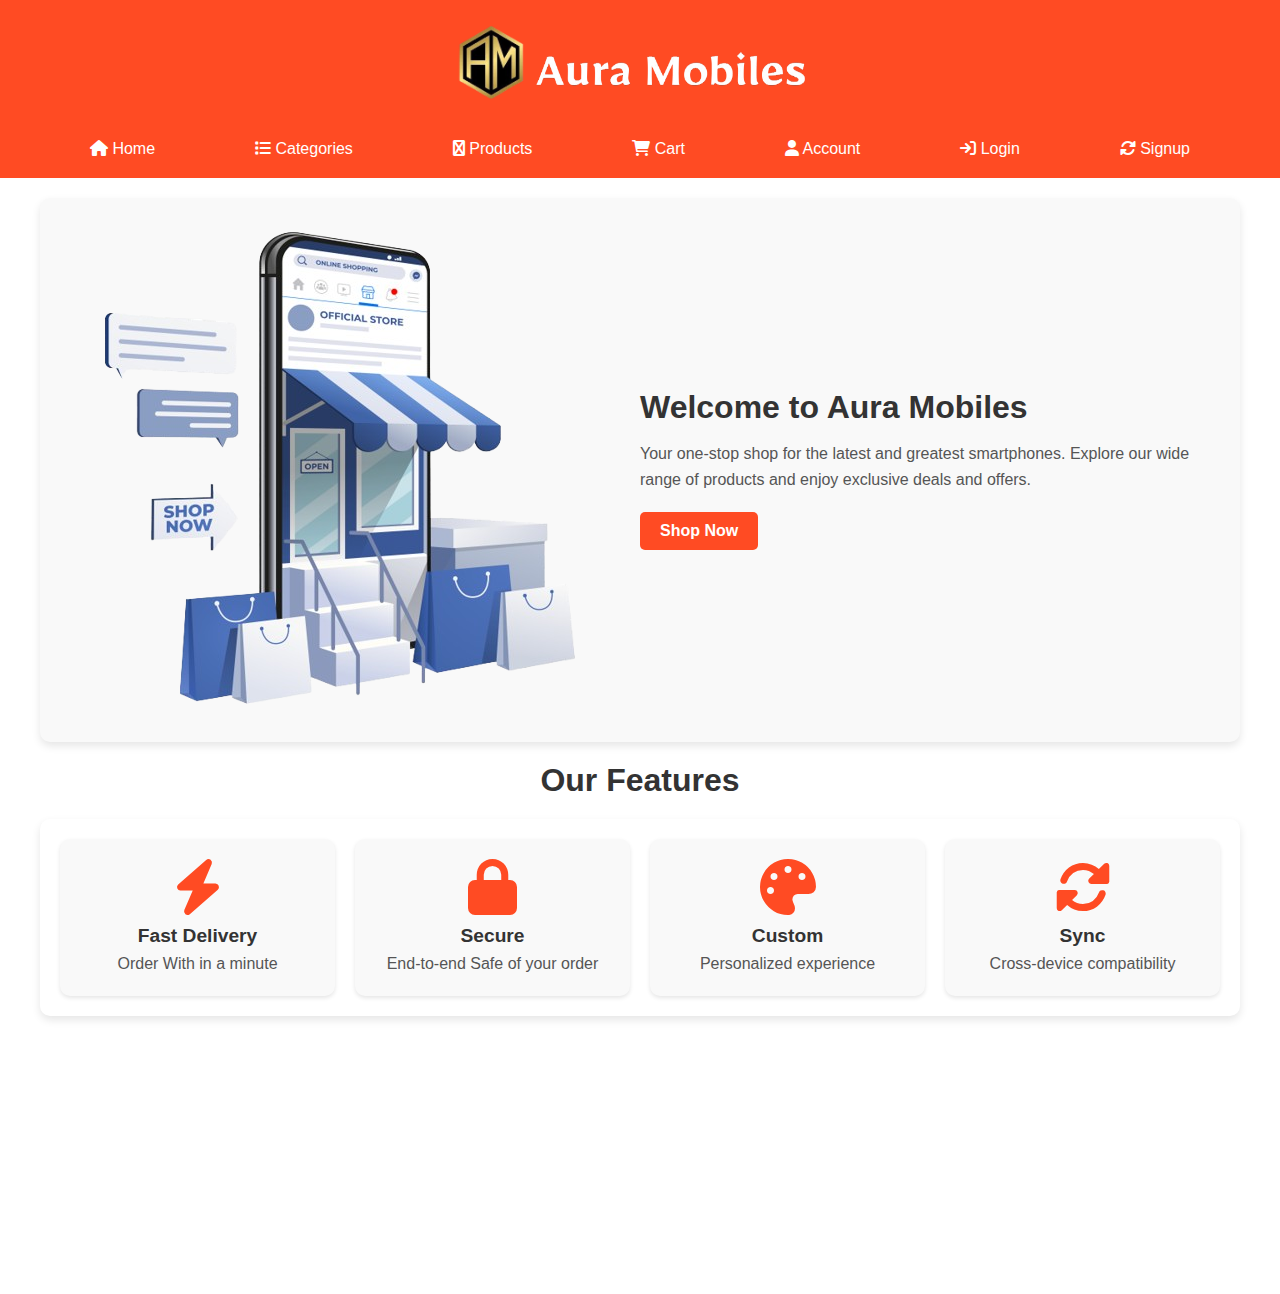
<file: index.html>
<!DOCTYPE html>
<html lang="en">
<head>  
<meta charset="UTF-8" />
  <meta name="viewport" content="width=device-width, initial-scale=1.0"/>
  <title>Aura Mobiles</title>
  <link rel="stylesheet" href="styles.css" />
  <script src="script.js"></script>
  <link rel="stylesheet" href="https://cdnjs.cloudflare.com/ajax/libs/font-awesome/6.0.0-beta3/css/all.min.css">
</head>
<body>
  <header>
    <div class="logo-container">
        <img src="logo.png" alt="Aura Mobiles Logo" class="logo-image" />
        <img src="logotext.png" alt="Aura Mobiles Logo Text" class="logo-text-image" />
  </div>
    <nav class="nav-links-container">
      <div class="nav-links">
        <a href="#home" class="nav-item active">
          <i class="fas fa-home"></i>
          <span>Home</span>
      </a>
        <a href="categories.html">
          <i class="fas fa-list"></i>
          <span>Categories</span>
        </a>
        <a href="product.html">
          <i class="fas fa-product-hunt"></i>
          <span>Products</span>
        </a>
        <a href="cart.html">
          <i class="fas fa-shopping-cart"></i>
          <span>Cart</span>
        </a>
        <a href="account.html">
          <i class="fas fa-user"></i>
          <span>Account</span>
        </a>
        <a href="login.html">
          <i class="fas fa-sign-in"></i
         onclick="openModal('loginModal')">
         <span>Login</span>
        </a>
        <a href="login.html">
          <i class="fas fa-sync-alt"></i
         onclick="openModal('SignupModal')">
         <span>Signup</span>
        </a>
      </div>
    </nav>
  </header>
  
  <section class="header-content">
    <div class="image-container">
      <img src="image1.png" alt="Aura Mobiles" class="logo" />
    </div>
    <div class="content-details">
      <h2>Welcome to Aura Mobiles</h2>
      <p>Your one-stop shop for the latest and greatest smartphones. Explore our wide range of products and enjoy exclusive deals and offers.</p>
      <a href="categories.html" class="btn">Shop Now</a>
  </section>
  <section>
  </div>
  <h1 class="animate delay-2"><center>Our Features</center></h1>
    <div class="features">
        <div class="feature animate delay-1">
            <i class="fas fa-bolt"></i>
            <div class="feature-title">Fast Delivery</div>
            <p class="feature-desc">Order With in a minute</p>
        </div>
        <div class="feature animate delay-2">
            <i class="fas fa-lock"></i>
            <div class="feature-title">Secure</div>
            <p class="feature-desc">End-to-end Safe of your order</p>
        </div>
        <div class="feature animate delay-1">
            <i class="fas fa-palette"></i>
            <div class="feature-title">Custom</div>
            <p class="feature-desc">Personalized experience</p>
        </div>
        <div class="feature animate delay-2">
            <i class="fas fa-sync-alt"></i>
            <div class="feature-title">Sync</div>
            <p class="feature-desc">Cross-device compatibility</p>
        </div>
    </div>
  </section>
<footer class="animate delay-3">
  <div class="logo"><h3>Aura Mobiles</h3></div><br>
  <div class="footer-links">
    <a href="about.html">About</a>
    <a href="contact.html">Contact Us</a>
    <a href="#privacy">Privacy</a>
    <a href="#terms">Terms</a>
  </div><br>
  <div class="social-links">
      <a href="#" class="social-link"><i class="fab fa-instagram"c></i></a>
      <a href="#" class="social-link"><i class="fab fa-youtube"c></i></a>
      <a href="#" class="social-link"><i class="fab fa-twitter"></i></a>
      <a href="#" class="social-link"><i class="fab fa-facebook"></i></a>
  </div><br>
  <div class="copyright">© 2025 Aura Mobiles <br>
     All rights reserved.</div>
</footer>
</body>
</html>

<script>
  // Simple animation trigger
  document.addEventListener('DOMContentLoaded', function() {
      const animatedElements = document.querySelectorAll('.animate');
      
      const observer = new IntersectionObserver((entries) => {
          entries.forEach(entry => {
              if (entry.isIntersecting) {
                  entry.target.style.opacity = 1;
              }
          });
      }, { threshold: 0.1 });
      
      animatedElements.forEach(element => {
          element.style.opacity = 0;
          observer.observe(element);
      });
      
      // Active nav item switching
      const navItems = document.querySelectorAll('.nav-item');
      navItems.forEach(item => {
          item.addEventListener('click', function() {
              navItems.forEach(i => i.classList.remove('active'));
              this.classList.add('active');
          });
      });
  });
</script>
</file>
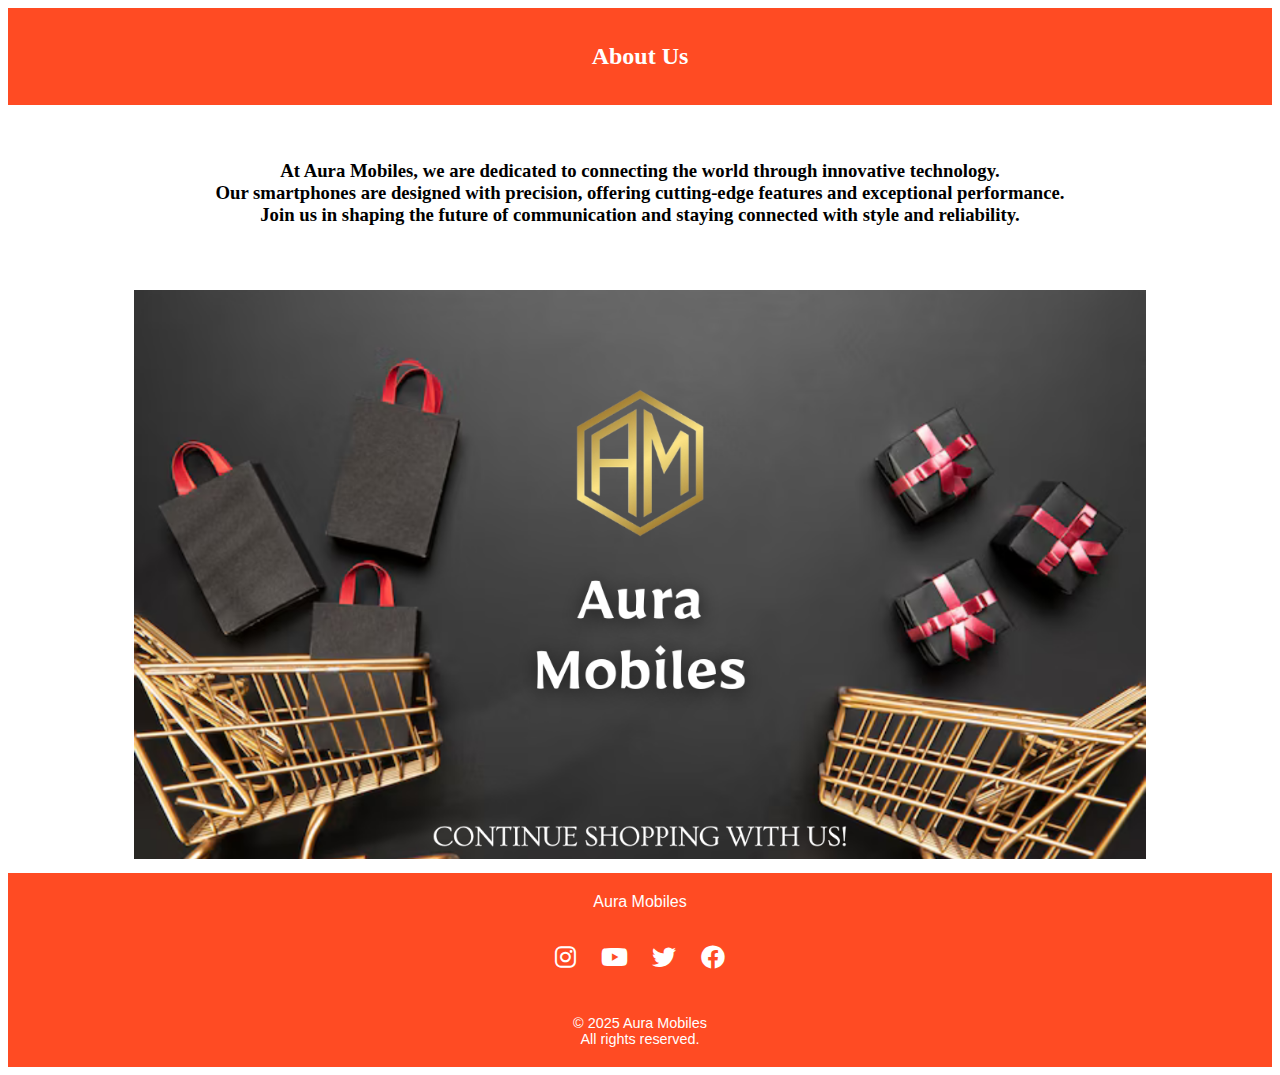
<file: about.html>
<!DOCTYPE html>
<html lang="en">
<header><style>
    header {
    background-color: #ff4b23;
    color: white;
    padding: 15px 50px;
    display: flex;
    flex-direction: column;
    align-items: center;
  }
  .about-image {
    text-align: center;
    font-size: 1.2em;
    margin: 10px;
    width: 80%;
 }
</style>
<head>
  <meta charset="UTF-8" />
  <meta name="viewport" content="width=device-width, initial-scale=1.0"/>
  <title>About</title>
  <link rel="stylesheet" href="https://cdnjs.cloudflare.com/ajax/libs/font-awesome/6.0.0-beta3/css/all.min.css">
  <section id="about" class="centered-section">
    <h2>About Us</h2>
</header>
<div class="about-text">    
    <center><br><br><h3><p>At Aura Mobiles, we are dedicated to connecting the world through innovative technology.<br>
    Our smartphones are designed with precision, offering cutting-edge features and exceptional performance.<br>
    Join us in shaping the future of communication and staying connected with style and reliability.</p></h3>
    </section><br><br>
<img src="about.png" alt="About Jazler Cosmetics" class="about-image" />
</center></div>
</head>
<footer class="animate delay-3">
    <style>
        footer {
            background-color: #ff4b23;
            color: white;
            text-align: center;
            padding: 20px;
            font-family: Arial, sans-serif;
        }
        .footer-links a {
            color: white;
            text-decoration: none;
            margin: 0 10px;
            font-size: 1em;
        }
        .footer-links a:hover {
            text-decoration: underline;
        }
        .social-links {
            margin: 15px 0;
        }
        .social-link {
            color: white;
            margin: 0 10px;
            font-size: 1.5em;
        }
        .social-link:hover {
            color: #ff4b23;
        }
        .copyright {
            font-size: 0.9em;
            margin-top: 10px;
        }
    </style>
    <div class="logo">Aura Mobiles</div><br>
    <div class="social-links">
        <a href="#" class="social-link"><i class="fab fa-instagram"></i></a>
        <a href="#" class="social-link"><i class="fab fa-youtube"></i></a>
        <a href="#" class="social-link"><i class="fab fa-twitter"></i></a>
        <a href="#" class="social-link"><i class="fab fa-facebook"></i></a>
    </div><br>
    <div class="copyright">© 2025 Aura Mobiles<br>
       All rights reserved.</div>
</footer>
</html>
</file>
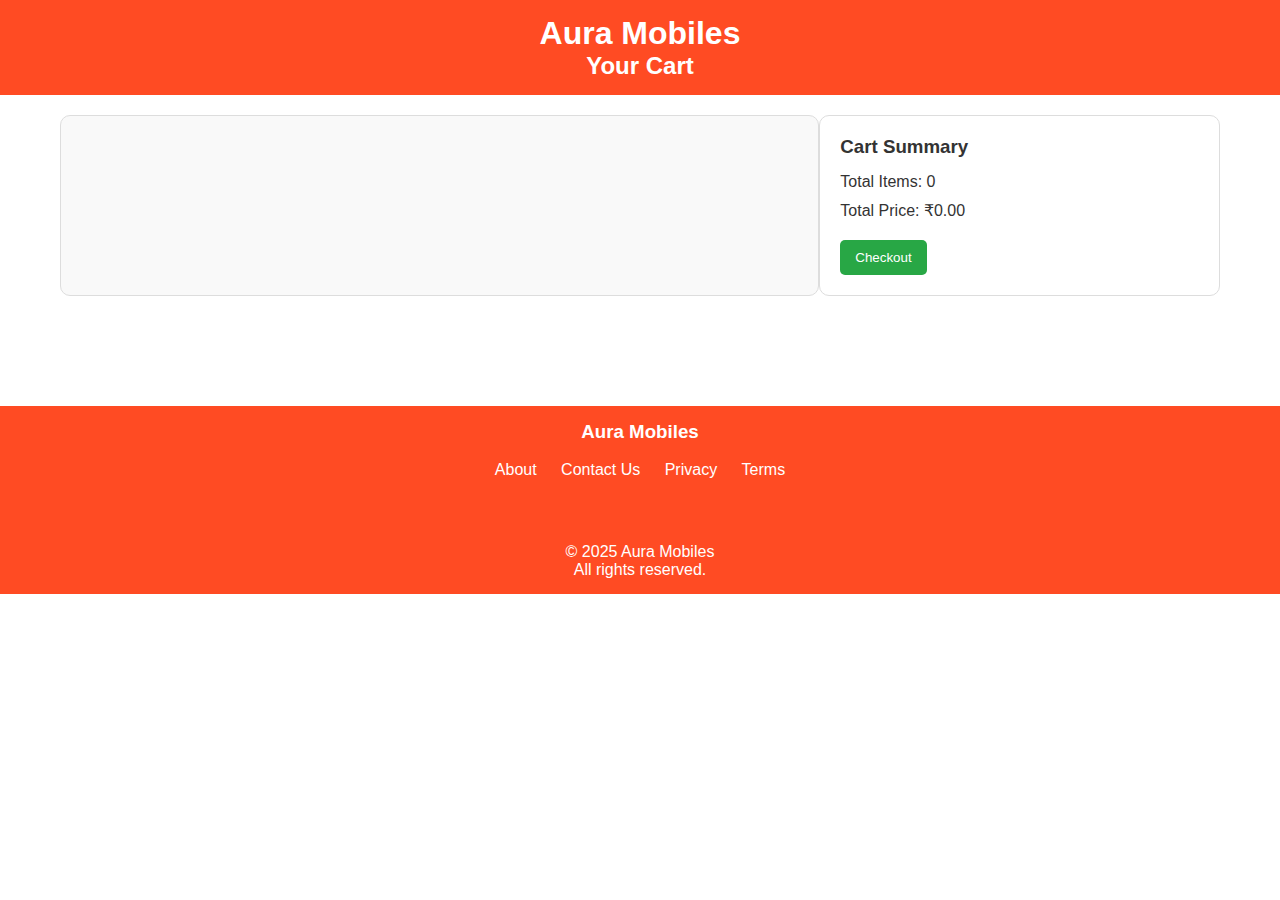
<file: cart.html>
<!DOCTYPE html>
<html lang="en">
<head>
  <meta charset="UTF-8">
  <meta name="viewport" content="width=device-width, initial-scale=1.0">
  <title>Cart | Aura Mobiles</title>
  <link rel="stylesheet" href="styles.css">
</head>
<body>
  <header>
    <h1 class="logo-text">Aura Mobiles</h1>
    <h2>Your Cart</h2>
  </header>

  <section class="cart-container">
    <div class="cart-items" id="cart-items">
      <!-- Cart items will be dynamically added here -->
    </div>
    <div class="cart-summary">
      <h3>Cart Summary</h3>
      <p>Total Items: <span id="total-items">0</span></p>
      <p>Total Price: ₹<span id="total-price">0</span></p>
      <button id="checkout-btn">Checkout</button>
    </div>
  </section>

  <script>
    const cart = JSON.parse(localStorage.getItem("cart")) || [];

// Function to render cart items
function renderCart() {
  const cartItemsContainer = document.getElementById("cart-items");
  const totalItemsElement = document.getElementById("total-items");
  const totalPriceElement = document.getElementById("total-price");

  // Clear the cart container
  cartItemsContainer.innerHTML = "";

  // Calculate total items and price
  let totalItems = 0;
  let totalPrice = 0;

  cart.forEach((item, index) => {
    totalItems += 1;
    totalPrice += item.price;

    // Create cart item element
    const cartItem = document.createElement("div");
    cartItem.classList.add("cart-item");

    cartItem.innerHTML = `
      <img src="${item.image}" alt="${item.name}">
      <div class="cart-item-details">
        <h4>${item.name}</h4>
        <p>Price: $${item.price}</p>
      </div>
      <button onclick="removeFromCart(${index})">Remove</button>
    `;

    cartItemsContainer.appendChild(cartItem);
  });

  // Update total items and price
  totalItemsElement.textContent = totalItems;
  totalPriceElement.textContent = totalPrice.toFixed(2);
}

// Function to remove an item from the cart
function removeFromCart(index) {
  cart.splice(index, 1);
  localStorage.setItem("cart", JSON.stringify(cart));
  renderCart();
}

// Render cart on page load
document.addEventListener("DOMContentLoaded", renderCart);
  </script>
  <footer class="animate delay-3">
    <div class="logo"><h3>Aura Mobiles</h3></div><br>
    <div class="footer-links">
      <a href="about.html">About</a>
      <a href="contact.html">Contact Us</a>
      <a href="#privacy">Privacy</a>
      <a href="#terms">Terms</a>
    </div><br>
    <div class="social-links">
        <a href="#" class="social-link"><i class="fab fa-instagram"c></i></a>
        <a href="#" class="social-link"><i class="fab fa-youtube"c></i></a>
        <a href="#" class="social-link"><i class="fab fa-twitter"></i></a>
        <a href="#" class="social-link"><i class="fab fa-facebook"></i></a>
    </div><br>
    <div class="copyright">© 2025 Aura Mobiles <br>
       All rights reserved.</div>
  </footer>
</body>
</html>
<style>
    /* Cart Page Styles */
.cart-container {
  display: flex;
  justify-content: space-between;
  padding: 20px;
  max-width: 1200px;
  margin: 0 auto;
}

.cart-items {
  flex: 2;
  padding: 20px;
  border: 1px solid #ddd;
  border-radius: 10px;
  background-color: #f9f9f9;
}

.cart-item {
  display: flex;
  justify-content: space-between;
  align-items: center;
  margin-bottom: 15px;
  padding: 10px;
  border-bottom: 1px solid #ddd;
}

.cart-item img {
  width: 80px;
  height: auto;
  border-radius: 5px;
}

.cart-item-details {
  flex: 1;
  margin-left: 15px;
}

.cart-item-details h4 {
  margin: 0;
  font-size: 1.2rem;
}

.cart-item-details p {
  margin: 5px 0;
  color: #555;
}

.cart-item button {
  background-color: #ff4b23;
  color: white;
  border: none;
  padding: 5px 10px;
  border-radius: 5px;
  cursor: pointer;
  transition: background-color 0.3s ease;
}

.cart-item button:hover {
  background-color: #d43f1a;
}

.cart-summary {
  flex: 1;
  padding: 20px;
  border: 1px solid #ddd;
  border-radius: 10px;
  background-color: #fff;
}

.cart-summary h3 {
  margin-bottom: 15px;
}

.cart-summary p {
  margin: 10px 0;
}

.cart-summary button {
  background-color: #28a745;
  color: white;
  border: none;
  padding: 10px 15px;
  border-radius: 5px;
  cursor: pointer;
  transition: background-color 0.3s ease;
}

.cart-summary button:hover {
  background-color: #218838;
}
</style>
</file>
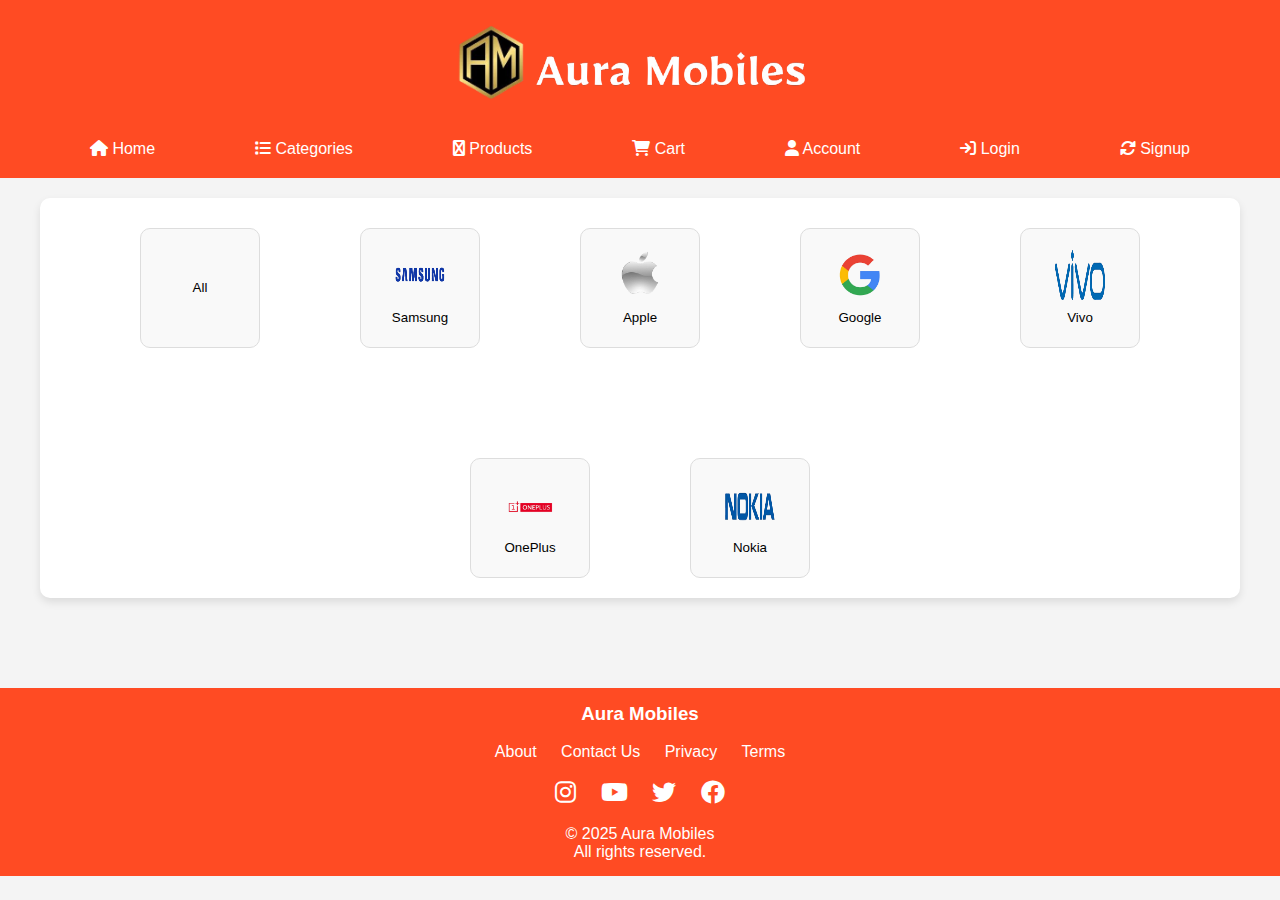
<file: categories.html>
<!DOCTYPE html>
<html lang="en">
<head>  
<meta charset="UTF-8" />
  <meta name="viewport" content="width=device-width, initial-scale=1.0"/>
  <title>Aura Mobiles</title>
  <link rel="stylesheet" href="styles.css" />
  <script src="script.js"></script>
  <link rel="stylesheet" href="https://cdnjs.cloudflare.com/ajax/libs/font-awesome/6.0.0-beta3/css/all.min.css">
</head>
<body>
  <header>
    <div class="logo-container">
        <img src="logo.png" alt="Aura Mobiles Logo" class="logo-image" />
        <img src="logotext.png" alt="Aura Mobiles Logo Text" class="logo-text-image" />
  </div>
    <nav class="nav-links-container">
      <div class="nav-links">
        <a href="index.html" class="nav-item active">
          <i class="fas fa-home"></i>
          <span>Home</span>
      </a>
        <a href="#categories">
          <i class="fas fa-list"></i>
          <span>Categories</span>
        </a>
        <a href="product.html">
          <i class="fas fa-product-hunt"></i>
          <span>Products</span>
        </a>
        <a href="cart.html">
          <i class="fas fa-shopping-cart"></i>
          <span>Cart</span>
        </a>
        <a href="account.html">
          <i class="fas fa-user"></i>
          <span>Account</span>
        </a>
        <a href="login.html">
          <i class="fas fa-sign-in"></i
         onclick="openModal('loginModal')">
         <span>Login</span>
        </a>
        <a href="login.html">
          <i class="fas fa-sync-alt"></i
         onclick="openModal('SignupModal')">
         <span>Signup</span>
        </a>
      </div>
    </nav>
  </header>

  <!-- Category Filter -->
  <div class="category-filter">
    <a href="products.html?category=all">
      <button>All</button>
    </a>
    <a href="products.html?category=samsung">
      <button>
        <img src="samsunglogo.png" alt="Samsung" style="width: 50px; height: 50px; vertical-align: middle;"><br> Samsung
      </button>
    </a>
    <a href="products.html?category=apple">
      <button>
        <img src="applelogo.png" alt="Apple" style="width: 50px; height: 50px; vertical-align: middle;"><br> Apple
      </button>
    </a>
    <a href="products.html?category=google">
      <button>
        <img src="googlelogo.png" alt="Google" style="width: 50px; height: 50px; vertical-align: middle;"><br> Google
      </button>
    </a>
    <a href="products.html?category=vivo">
      <button>
        <img src="vivologo.png" alt="Vivo" style="width: 50px; height: 50px; vertical-align: middle;"><br> Vivo
      </button>
    </a>
    <a href="products.html?category=oneplus">
      <button>
        <img src="onepluslogo.png" alt="OnePlus" style="width: 50px; height: 50px; vertical-align: middle;"><br> OnePlus
      </button>
    </a>
    <a href="products.html?category=nokia">
      <button>
        <img src="nokialogo.png" alt="Nokia" style="width: 50px; height: 50px; vertical-align: middle;"><br> Nokia
      </button>
    </a>
  </div>
  <footer class="animate delay-3">
    <div class="logo"><h3>Aura Mobiles</h3></div><br>
    <div class="footer-links">
      <a href="about.html">About</a>
      <a href="contact.html">Contact Us</a>
      <a href="#privacy">Privacy</a>
      <a href="#terms">Terms</a>
    </div><br>
    <div class="social-links">
        <a href="#" class="social-link"><i class="fab fa-instagram"c></i></a>
        <a href="#" class="social-link"><i class="fab fa-youtube"c></i></a>
        <a href="#" class="social-link"><i class="fab fa-twitter"></i></a>
        <a href="#" class="social-link"><i class="fab fa-facebook"></i></a>
    </div><br>
    <div class="copyright">© 2025 Aura Mobiles <br>
       All rights reserved.</div>
  </footer>

</body>
</html>
<script>
  // Sample product data
  const products = [
    { id: 1, name: "Samsung Galaxy S21", category: "samsung", price: 79999, image: "samsung-s21.jpg" },
    { id: 2, name: "Apple iPhone 13", category: "apple", price: 99999, image: "iphone-13.jpg" },
    { id: 3, name: "Google Pixel 6", category: "google", price: 59999, image: "pixel-6.jpg" },
    { id: 4, name: "Vivo X70 Pro", category: "vivo", price: 69999, image: "vivo-x70.jpg" },
    { id: 5, name: "OnePlus 9", category: "oneplus", price: 72999, image: "oneplus-9.jpg" },
    { id: 6, name: "Nokia 3310", category: "nokia", price: 4999, image: "nokia-3310.jpg" },
  ];

  // Function to get query parameter
  function getQueryParam(param) {
    const urlParams = new URLSearchParams(window.location.search);
    return urlParams.get(param);
  }

  // Function to render products
  function renderProducts() {
    const productsContainer = document.querySelector(".products");
    const category = getQueryParam("category") || "all";

    // Clear the container
    productsContainer.innerHTML = "";

    // Filter products based on the selected category
    const filteredProducts = category === "all"
      ? products
      : products.filter((product) => product.category === category);

    // Render the filtered products
    filteredProducts.forEach((product) => {
      const productCard = document.createElement("div");
      productCard.classList.add("product-card");

      productCard.innerHTML = `
        <img src="${product.image}" alt="${product.name}">
        <h3 class="product-name">${product.name}</h3>
        <p class="price">₹${product.price}</p>
        <button onclick="addToCart(${product.id})">Add to Cart</button>
      `;

      productsContainer.appendChild(productCard);
    });
  }

  // Function to add a product to the cart
  function addToCart(productId) {
    const product = products.find((p) => p.id === productId);
    const cart = JSON.parse(localStorage.getItem("cart")) || [];
    cart.push(product);
    localStorage.setItem("cart", JSON.stringify(cart));
    alert(`${product.name} has been added to your cart!`);
  }

  // Render products on page load
  document.addEventListener("DOMContentLoaded", renderProducts);
</script>
<style>
/* General Styles */
body {
  font-family: Arial, sans-serif;
  margin: 0;
  padding: 0;
  background-color: #f4f4f4;
  color: black; /* Set the body text color to black */
}

.header-container {
  text-align: center;
  padding: 20px;
  background-color: #ff4b23;
  color: white;
}

.header-container h1 {
  margin: 0;
  font-size: 2.5rem;
}

.header-container h2 {
  margin: 10px 0 0;
  font-size: 1.5rem;
}

/* Category Filter Section */
.category-filter {
  display: flex;
  flex-wrap: wrap;
  justify-content: center;
  gap: 100px;
  padding: 20px;
  margin: 20px auto;
  max-width: 1200px;
  background-color: #ffffff;
  border-radius: 10px;
  box-shadow: 0 4px 8px rgba(0, 0, 0, 0.1);
}

.category-filter a {
  text-decoration: none;
}

.category-filter button {
  display: flex;
  flex-direction: column;
  align-items: center;
  justify-content: center;
  width: 120px;
  height: 120px;
  background-color: #f9f9f9;
  border: 1px solid #ddd;
  border-radius: 10px;
  cursor: pointer;
  transition: transform 0.3s ease, background-color 0.3s ease;
}

.category-filter button:hover {
  background-color: #ff4b23;
  transform: scale(1.05);
}

.category-filter button img {
  width: 80px;
  height: 80px;
  margin-bottom: 10px;
}

.category-filter button br {
  display: none; /* Optional: Hide the <br> tag for cleaner layout */
}

footer {
    background-color: #ff4b23;
    text-align: center;
    padding: 15px;
    margin-top: 90px;
    color: white;
  }
  .footer-links a {
    color: white;
    text-decoration: none;
    margin: 0 10px;
    font-size: 1rem; 
    transition: color 0.3s; 
}

  .social-link {
    color: white;
    font-size: 1.5rem;
    margin: 0 10px;
    transition: color 0.3s;
  }

.footer-links a:hover {
    color: #ffeff4; 
}
</style>
</file>
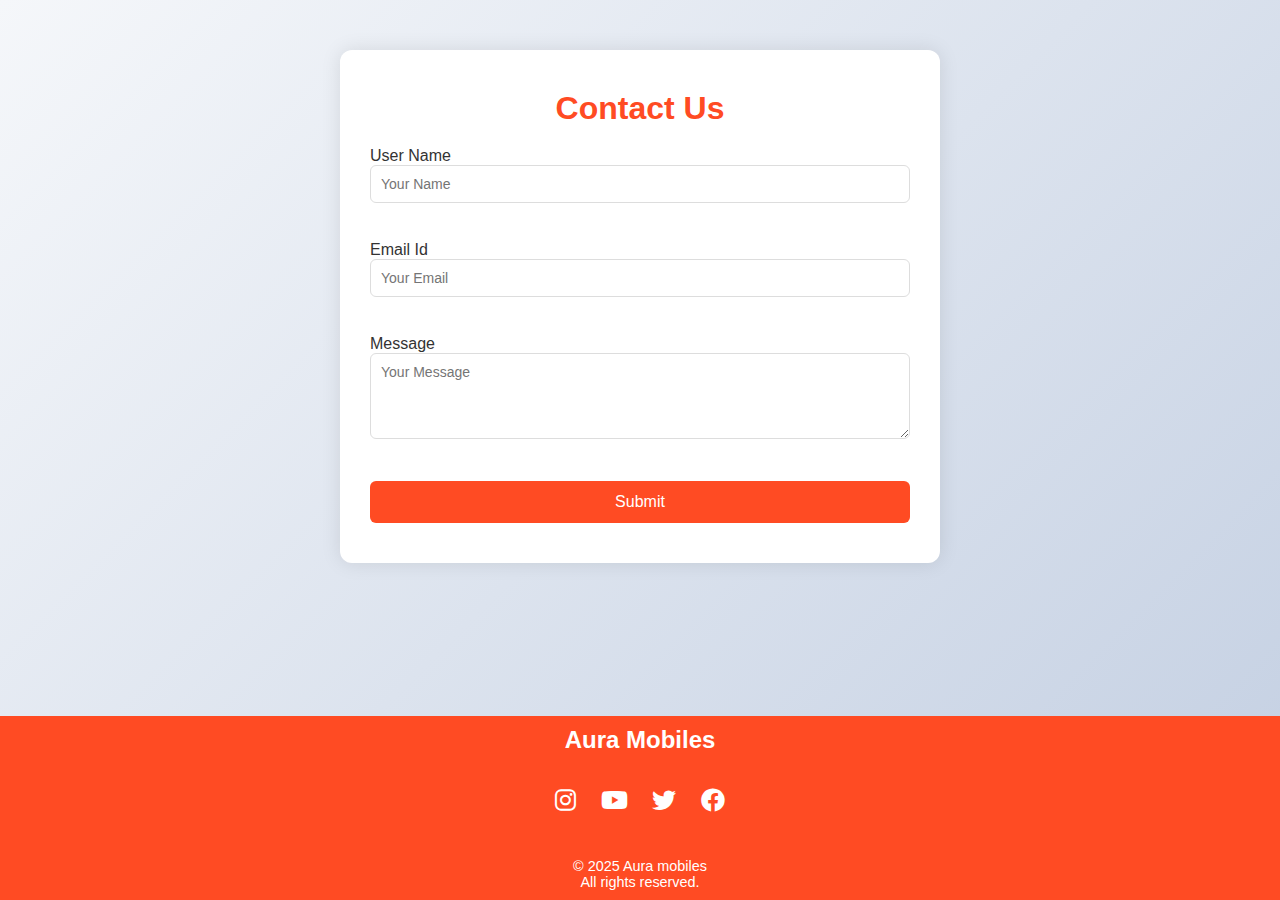
<file: contact.html>
<!DOCTYPE html>
<html lang="en">
<head>
    <meta charset="UTF-8">
    <meta name="viewport" content="width=device-width, initial-scale=1.0">
    <title>Contact Us | Aura Mobiles</title>
    <link rel="stylesheet" href="https://cdnjs.cloudflare.com/ajax/libs/font-awesome/6.0.0-beta3/css/all.min.css">
</head>
<body>
    <section id="contact" class="contact-form">
      <h2><span>Contact Us</span></h2>
      <form onsubmit="event.preventDefault(); alert('Message Sent!');">
        <label for="text">User Name</label>
        <input type="text" placeholder="Your Name" required><br><br>
        <label for="email">Email Id</label>
        <input type="email" placeholder="Your Email" required><br><br>
        <label for="text">Message</label>
        <textarea rows="4" placeholder="Your Message" required></textarea><br><br>
        <button type="submit">Submit</button>
      </form>
    </section>
    <br>
     <footer class="animate delay-3">
        <div class="logo"><h2>Aura Mobiles</h2></div><br>
        <div class="social-links">
            <a href="#" class="social-link"><i class="fab fa-instagram"></i></a>
            <a href="#" class="social-link"><i class="fab fa-youtube"></i></a>
            <a href="#" class="social-link"><i class="fab fa-twitter"></i></a>
            <a href="#" class="social-link"><i class="fab fa-facebook"></i></a>
        </div><br>
        <div class="copyright">© 2025 Aura mobiles <br>
           All rights reserved.</div>
    </footer>
    
</body>
</html>
<style>
  * {
    margin: 0;
    padding: 0;
    box-sizing: border-box;
    font-family: 'Segoe UI', Tahoma, Geneva, Verdana, sans-serif;
  }

  body {
    background: linear-gradient(135deg, #f5f7fa, #c3cfe2);
    min-height: 100vh;
    display: flex;
    flex-direction: column;
    justify-content: space-between;
    align-items: center;
  }

  .contact-form {
    background-color: #fff;
    padding: 40px 30px;
    border-radius: 12px;
    box-shadow: 0 0 20px rgba(0, 0, 0, 0.1);
    width: 100%;
    max-width: 600px;
    margin-top: 50px;
  }

  /* Contact Us Text Styles */
.contact-form h2 {
  text-align: center;
  font-size: 2rem; /* Adjust the size of the text */
  color: #ff4b23; /* Vibrant color for the heading */
  margin-bottom: 20px; /* Add spacing below the heading */
  font-weight: bold;
}

  .contact-form label {
    margin-bottom: 6px;
    font-weight: 500;
    color: #333;
  }

  .contact-form input,
  .contact-form textarea {
    width: 100%;
    padding: 10px;
    border: 1px solid #ddd;
    border-radius: 6px;
    font-size: 14px;
    margin-bottom: 20px;
  }

  .contact-form button {
    width: 100%;
    padding: 12px;
    background-color: #ff4b23;
    color: white;
    border: none;
    border-radius: 6px;
    font-size: 16px;
    cursor: pointer;
    transition: background-color 0.3s ease;
  }

  .contact-form button:hover {
    background-color: #e0431f;
  }

  footer {
    background-color: #ff4b23;
    color: white;
    text-align: center;
    padding: 10px;
    width: 100%;
    font-family: Arial, sans-serif;
  }
  .footer-links a {
    color: white;
    text-decoration: none;
    font-size: 1em;
  }
  .footer-links a:hover {
    text-decoration: underline;
  }
  .social-links {
    margin: 15px 0;
  }
  .social-link {
    color: white;
    margin: 0 10px;
    font-size: 1.5em;
  }
  .social-link:hover {
    color: #ff4b23;
  }
  .copyright {
    font-size: 0.9em;
    margin-top: 10px;
  }
</style>
</file>
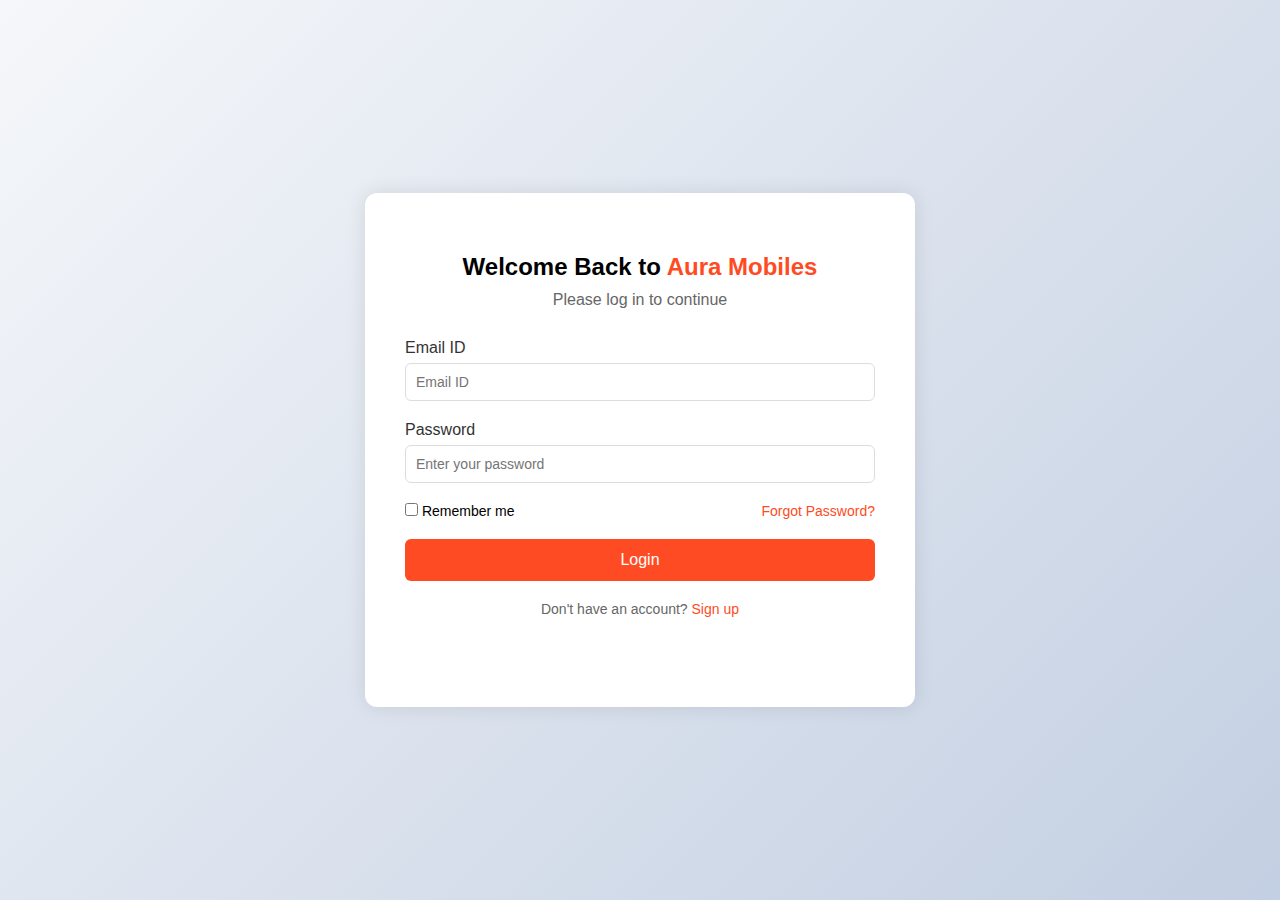
<file: login.html>
<!DOCTYPE html>
<html lang="en">
<head>
    <meta charset="UTF-8">
    <meta name="viewport" content="width=device-width, initial-scale=1.0">
    <title>Login | Aura Mobiles</title>
</head>
<body>
    <div class="login-container">
        <form class="login-form">
            <h2>Welcome Back to <span>Aura Mobiles</span></h2>
            <p>Please log in to continue</p>
            <div class="input-group">
                <label for="email">Email ID</label>
                <input type="email" id="email" placeholder="Email ID" required>
            </div>
            <div class="input-group">
                <label for="password">Password</label>
                <input type="password" id="password" placeholder="Enter your password" required>
            </div>
            <div class="actions">
                <label>
                    <input type="checkbox"> Remember me
                </label>
                <a href="#">Forgot Password?</a>
            </div>
            <button type="submit" class="login-btn">Login</button>
            <p class="signup-link">Don't have an account? <a href="signup.html">Sign up</a></p>
        </form>
    </div>
</body>
</html>
<style>
    * {
    margin: 0;
    padding: 0;
    box-sizing: border-box;
    font-family: 'Segoe UI', Tahoma, Geneva, Verdana, sans-serif;
}

body {
    background: linear-gradient(135deg, #f5f7fa, #c3cfe2);
    height: 100vh;
    display: flex;
    justify-content: center;
    align-items: center;
}

.login-container {
    background-color: #fff;
    padding: 60px 40px;
    border-radius: 12px;
    box-shadow: 0 0 20px rgba(0,0,0,0.1);
    width: 100%;
    max-width: 550px;
}

.login-form h2 {
    margin-bottom: 10px;
    font-size: 24px;
    text-align: center;
}

.login-form span {
    color: #ff4b23;
    font-weight: bold;
}

.login-form p {
    text-align: center;
    margin-bottom: 30px;
    color: #666;
}

.input-group {
    margin-bottom: 20px;
}

.input-group label {
    display: block;
    margin-bottom: 6px;
    font-weight: 500;
    color: #333;
}

.input-group input {
    width: 100%;
    padding: 10px;
    border: 1px solid #ddd;
    border-radius: 6px;
    font-size: 14px;
}

.actions {
    display: flex;
    justify-content: space-between;
    align-items: center;
    margin-bottom: 20px;
    font-size: 14px;
}

.actions a {
    text-decoration: none;
    color: #ff4b23;
}

.login-btn {
    width: 100%;
    padding: 12px;
    background-color: #ff4b23;
    color: white;
    border: none;
    border-radius: 6px;
    font-size: 16px;
    cursor: pointer;
    transition: background-color 0.3s ease;
}

.login-btn:hover {
    background-color: #ff4b23;
}

.signup-link {
    text-align: center;
    margin-top: 20px;
    font-size: 14px;
}

.signup-link a {
    color: #ff4b23;
    text-decoration: none;
}

</style>
</file>
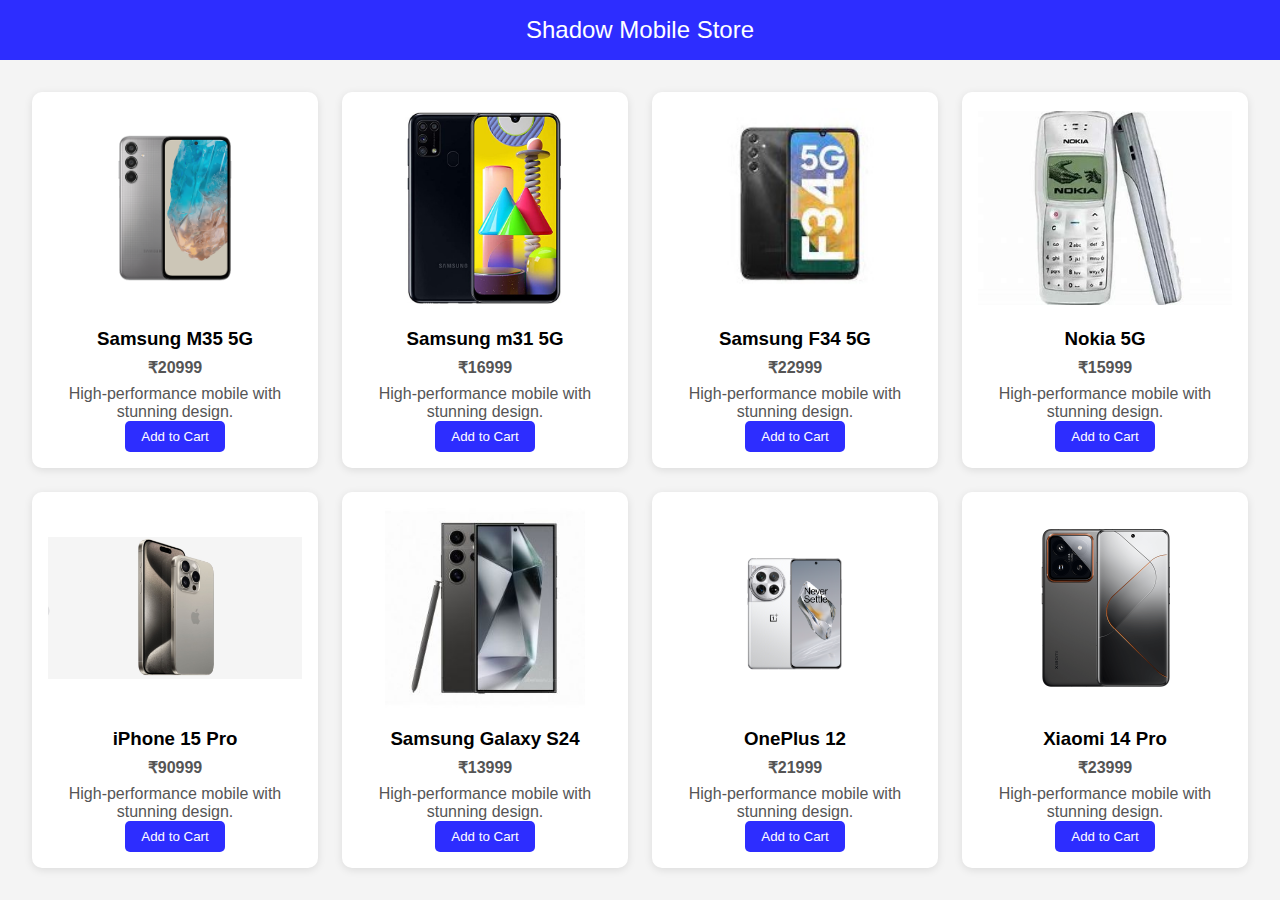
<file: mobile.html>
<!DOCTYPE html>
<html lang="en">
<head>
  <meta charset="UTF-8">
  <meta name="viewport" content="width=device-width, initial-scale=1.0">
  <title>Mobique Store</title>
  <style>
    * {
      box-sizing: border-box;
      margin: 0;
      padding: 0;
    }
    body {
      font-family: Arial, sans-serif;
      background-color: #f4f4f4;
    }
    header {
      background-color: #2d2dff;
      color: white;
      padding: 1rem;
      text-align: center;
      font-size: 1.5rem;
    }
    .container {
      padding: 2rem;
      display: grid;
      grid-template-columns: repeat(auto-fit, minmax(250px, 1fr));
      gap: 1.5rem;
    }
    .card {
      background-color: white;
      border-radius: 10px;
      box-shadow: 0 2px 8px rgba(0, 0, 0, 0.1);
      padding: 1rem;
      text-align: center;
    }
    .card img {
      max-width: 100%;
      height: 200px;
      object-fit: contain;
    }
    .card h3 {
      margin: 1rem 0 0.5rem;
    }
    .card p {
      color: #555;
    }
    .price {
      font-weight: bold;
      margin: 0.5rem 0;
    }
    .btn {
      background-color: #2d2dff;
      color: white;
      padding: 0.5rem 1rem;
      border: none;
      border-radius: 5px;
      cursor: pointer;
    }
    .btn:hover {
      background-color: #1a1abf;
    }
  </style>
</head>
<body>
  <header>Shadow Mobile Store</header>
  <div class="container" id="mobile-list"></div>

  <script>
    const mobiles = [
    {
        name: "Samsung M35 5G",
        price: "₹20999",
        image: "samsungm35.jpg"
      },
      {
        name: "Samsung m31 5G",
        price: "₹16999",
        image: "samsungm31.jpg"
      },
      {
        name: "Samsung F34 5G",
        price: "₹22999",
        image: "samsungf34.jpg"
      },
      {
        name: "Nokia 5G",
        price: "₹15999",
        image: "nokia.jpg"
      },
     {
        name: "iPhone 15 Pro",
        price: "₹90999",
        image: "iphone15pro.jpg"
      },
      {
        name: "Samsung Galaxy S24",
        price: "₹13999",
        image: "samsungs24.jpg"
      },
      {
        name: "OnePlus 12",
        price: "₹21999",
        image: "oneplus12.jpg"
      },
      {
        name: "Xiaomi 14 Pro",
        price: "₹23999",
        image: "xiaomi14pro.jpg"
      }
    ];

    const mobileList = document.getElementById("mobile-list");

    mobiles.forEach(mobile => {
      const card = document.createElement("div");
      card.className = "card";

      card.innerHTML = `
        <img src="${mobile.image}" alt="${mobile.name}" />
        <h3>${mobile.name}</h3>
        <p class="price">${mobile.price}</p>
        <p>High-performance mobile with stunning design.</p>
        <button class="btn" onclick="addToCart('${mobile.name}')">Add to Cart</button>
      `;

      mobileList.appendChild(card);
    });

    function addToCart(mobileName) {
      alert(`${mobileName} added to cart!`);
    }
  </script>
</body>
</html>
</file>
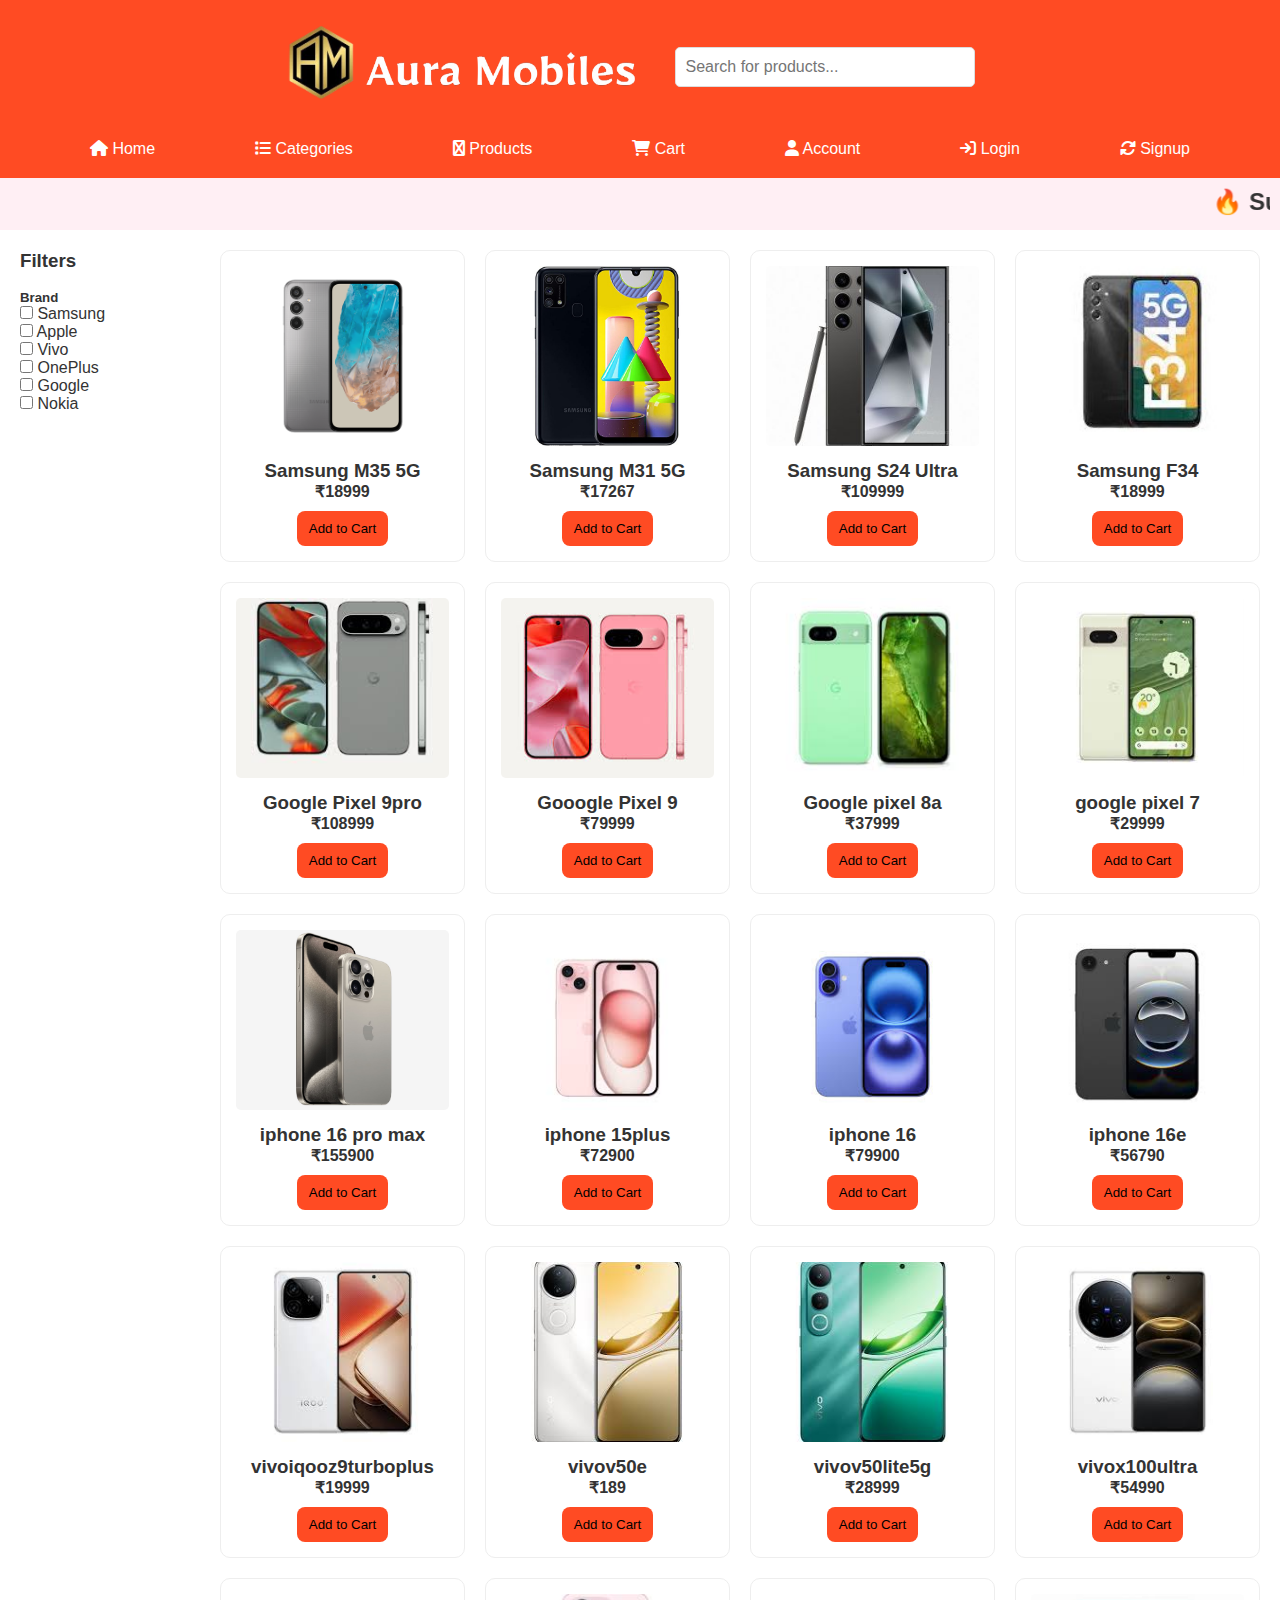
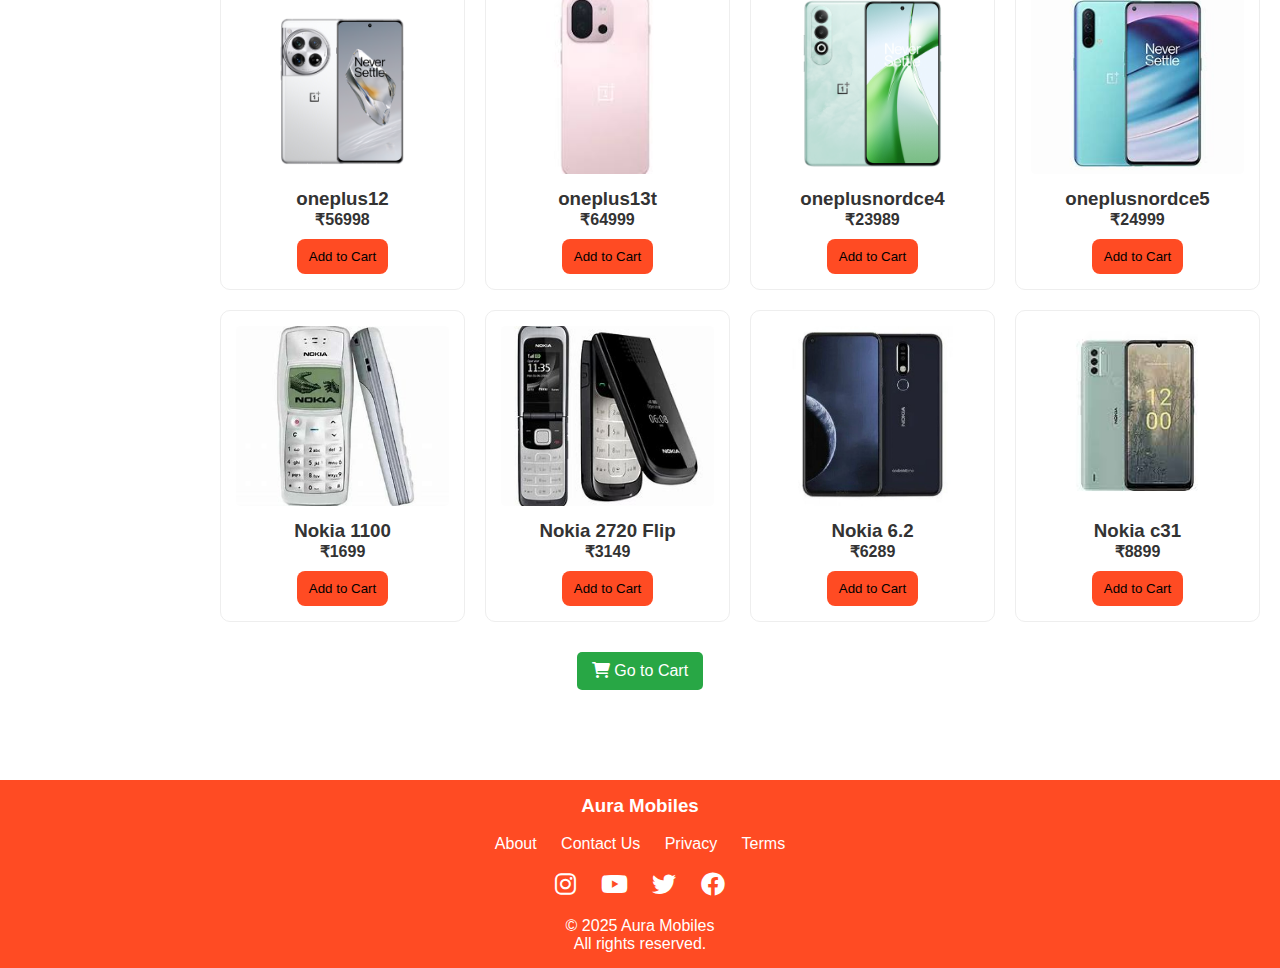
<file: product.html>
<!DOCTYPE html>
<html lang="en">
<head>  
<meta charset="UTF-8" />
  <meta name="viewport" content="width=device-width, initial-scale=1.0"/>
  <title>Aura Mobiles</title>
  <link rel="stylesheet" href="styles.css" />
  <link rel="stylesheet" href="https://cdnjs.cloudflare.com/ajax/libs/font-awesome/6.0.0-beta3/css/all.min.css">
</head>
<body>
  <header>
    <div class="header-container">
      <div class="logo-container" style="float: left;">
        <img src="logo.png" alt="Aura Mobiles Logo" class="logo-image" />
        <img src="logotext.png" alt="Aura Mobiles Logo Text" class="logo-text-image" />
      </div>
      <div class="search-container" style="float: right;">
        <input
          type="text"
          id="search-bar"
          placeholder="Search for products..."
          oninput="searchProducts()"
        />
      </div>
      <div style="clear: both;"></div>
    </div>
    <nav class="nav-links-container">
      <div class="nav-links">
        <a href="index.html" class="nav-item active">
          <i class="fas fa-home"></i>
          <span>Home</span>
      </a>
        <a href="categories.html">
          <i class="fas fa-list"></i>
          <span>Categories</span>
        </a>
        <a href="product.html">
          <i class="fas fa-product-hunt"></i>
          <span>Products</span>
        </a>
        <a href="cart.html">
          <i class="fas fa-shopping-cart"></i>
          <span>Cart</span>
        </a>
        <a href="account.html">
          <i class="fas fa-user"></i>
          <span>Account</span>
        </a>
        <a href="login.html">
          <i class="fas fa-sign-in"></i
         onclick="openModal('loginModal')">
         <span>Login</span>
        </a>
        <a href="login.html">
          <i class="fas fa-sync-alt"></i
         onclick="openModal('SignupModal')">
         <span>Signup</span>
        </a>
      </div>
  </header>

  <section class="offers">
    <marquee><h2>🔥 Summer Sale - Up to 50% OFF on Smartphones!</h2></marquee>
  </section>
  
  <section class="main-content">
    <aside class="filters">
      <h3>Filters</h3><br>
      <h5>Brand</h5>
      <label><input type="checkbox" value="samsung" onchange="filterProducts()"> Samsung</label><br>
      <label><input type="checkbox" value="apple" onchange="filterProducts()"> Apple</label><br>
      <label><input type="checkbox" value="vivo" onchange="filterProducts()"> Vivo</label><br>
      <label><input type="checkbox" value="oneplus" onchange="filterProducts()"> OnePlus</label><br>
      <label><input type="checkbox" value="google" onchange="filterProducts()"> Google</label><br>
      <label><input type="checkbox" value="nokia" onchange="filterProducts()"> Nokia</label><br>
    </aside>
  
    <div class="products" id="products"></div>
  </section>
    <!-- Product cards inserted via JS -->
  </section>

  <script>
    // Function to redirect to the cart page
    function redirectToCart() {
      window.location.href = "cart.html";
    }

    // Sample product data
    const products = [
    {
      id: 1,
      name: 'Samsung M35 5G',
      category: 'samsung',
      price: 18999,
      image: 'samsungm35.jpg'
    },
    {
      id: 2,
      name: 'Samsung M31 5G',
      category: 'samsung',
      price: 17267,
      image: 'samsungm31.jpg'
    },
    {
      id: 3,
      name: 'Samsung S24 Ultra',
      category: 'samsung',
      price: 109999,
      image: 'samsungs24.jpg'
    },
    {
      id: 4,
      name: 'Samsung F34',
      category: 'samsung',
      price: 18999,
      image: 'samsungf34.jpg'
    },
    {
      id: 5,
      name: 'Google Pixel 9pro',
      category: 'google',
      price: 108999,
      image: 'google pixel 9pro.jpeg'
    },
    {
      id: 6,
      name: 'Gooogle Pixel 9',
      category: 'google',
      price: 79999,
      image: 'google pixel 9.jpeg'
    },
    
    {
      id: 7,
      name: 'Google pixel 8a',
      category: 'google',
      price: 37999,
      image: 'google pixel 8a.jpeg'
    },
      {
        id: 8,
      name: 'google pixel 7',
      category: 'google',
      price: 29999,
      image: 'google pixel 7.jpeg'
    },
    {
      id: 9,
      name: 'iphone 16 pro max',
      category: 'apple',
      price: 155900,
      image: 'iphone15pro.jpg'
    },
    {
      id: 10,
      name: 'iphone 15plus',
      category: 'apple',
      price: 72900,
      image: 'iphone15plus.jpg'
    },
    {
      id: 11,
      name: 'iphone 16',
      category: 'apple',
      price: 79900,
      image: 'iphone16.jpg'
    },
    {
      id: 12,
      name: 'iphone 16e',
      category: 'apple',
      price: 56790,
      image: 'iphone16e.jpg'
    },
    {
      id: 13,
      name: 'vivoiqooz9turboplus',
      category: 'vivo',
      price: 19999,
      image: 'vivoiqooz9turboplus.jpg'
    },
    {
      id: 14,
      name: 'vivov50e',
      category: 'vivo',
      price: 189,
      image: 'vivov50e.jpg'
    },
    {
      id: 15,
      name: 'vivov50lite5g',
      category: 'vivo',
      price: 28999,
      image: 'vivov50lite5g.jpg'
    },
    {
      id: 16,
      name: 'vivox100ultra',
      category: 'vivo',
      price: 54990,
      image: 'vivox100ultra.jpg'
    },
    {
      id: 17,
      name: 'oneplus12',
      category: 'oneplus',
      price: 56998,
      image: 'oneplus12.jpg'
    },
    {
      id: 18,
      name: 'oneplus13t',
      category: 'oneplus',
      price: 64999,
      image: 'oneplus13t.jpg'
    },
    {
      id: 19,
      name: 'oneplusnordce4',
      category: 'oneplus',
      price: 23989,
      image: 'oneplusnordce4.jpg'
    },
    {
      id: 20,
      name: 'oneplusnordce5',
      category: 'oneplus',
      price: 24999,
      image: 'oneplusnordce5.jpg'
    },
    {
      id: 23,
      name: 'Nokia 1100',
      category: 'nokia',
      price: 1699,
      image: 'nokia.jpg'
    },
    {
      id: 24,
      name: 'Nokia 2720 Flip',
      category: 'nokia',
      price: 3149,
      image: 'nokiaflip.jpg'
    },
    {
      id: 25,
      name: 'Nokia 6.2',
      category: 'nokia',
      price: 6289,
      image: 'nokia 6.2.jpeg'
    },
    {
      id: 26,
      name: 'Nokia c31',
      category: 'nokia',
      price: 8899,
      image: 'nokia c31.jpeg'
    }

  ];
  
    // Function to render products
function renderProducts(filteredProducts = products) {
  const productsContainer = document.querySelector(".products");

  // Clear the container
  productsContainer.innerHTML = "";

  // Loop through the filtered products and create product cards
  filteredProducts.forEach((product) => {
    const productCard = document.createElement("div");
    productCard.classList.add("product-card");

    productCard.innerHTML = `
      <img src="${product.image}" alt="${product.name}">
      <h3 class="product-name">${product.name}</h3>
      <p class="price">₹${product.price}</p>
      <button onclick="addToCart(${product.id})">Add to Cart</button>
    `;

    productsContainer.appendChild(productCard);
  });
}

// Function to filter products by brand
function filterProducts() {
  const checkboxes = document.querySelectorAll(".filters input[type='checkbox']");
  const selectedBrands = Array.from(checkboxes)
    .filter((checkbox) => checkbox.checked)
    .map((checkbox) => checkbox.value);

  const filteredProducts = selectedBrands.length
    ? products.filter((product) => selectedBrands.includes(product.category))
    : products;

  renderProducts(filteredProducts);
}

// Function to search products by name
function searchProducts() {
  const searchInput = document.getElementById("search-bar").value.toLowerCase();

  const filteredProducts = products.filter((product) =>
    product.name.toLowerCase().includes(searchInput)
  );

  renderProducts(filteredProducts);
}

// Call the function to render all products on page load
document.addEventListener("DOMContentLoaded", () => {
  renderProducts(products); // Render all products on startup
});

// Function to add a product to the cart
function addToCart(productId) {
  const product = products.find((p) => p.id === productId);
  const cart = JSON.parse(localStorage.getItem("cart")) || [];
  cart.push(product);
  localStorage.setItem("cart", JSON.stringify(cart));
  alert(`${product.name} has been added to your cart!`);
}
      </script>
    </section>
    
    <button class="go-to-cart-btn" onclick="redirectToCart()">
      <i class="fas fa-shopping-cart"></i> Go to Cart
    </button>

    <footer class="animate delay-3">
      <div class="logo"><h3>Aura Mobiles</h3></div><br>
      <div class="footer-links">
        <a href="about.html">About</a>
        <a href="contact.html">Contact Us</a>
        <a href="#privacy">Privacy</a>
        <a href="#terms">Terms</a>
      </div><br>
      <div class="social-links">
          <a href="#" class="social-link"><i class="fab fa-instagram"c></i></a>
          <a href="#" class="social-link"><i class="fab fa-youtube"c></i></a>
          <a href="#" class="social-link"><i class="fab fa-twitter"></i></a>
          <a href="#" class="social-link"><i class="fab fa-facebook"></i></a>
      </div><br>
      <div class="copyright">© 2025 Aura Mobiles <br>
         All rights reserved.</div>
    </footer>
</body>
</html>
</file>
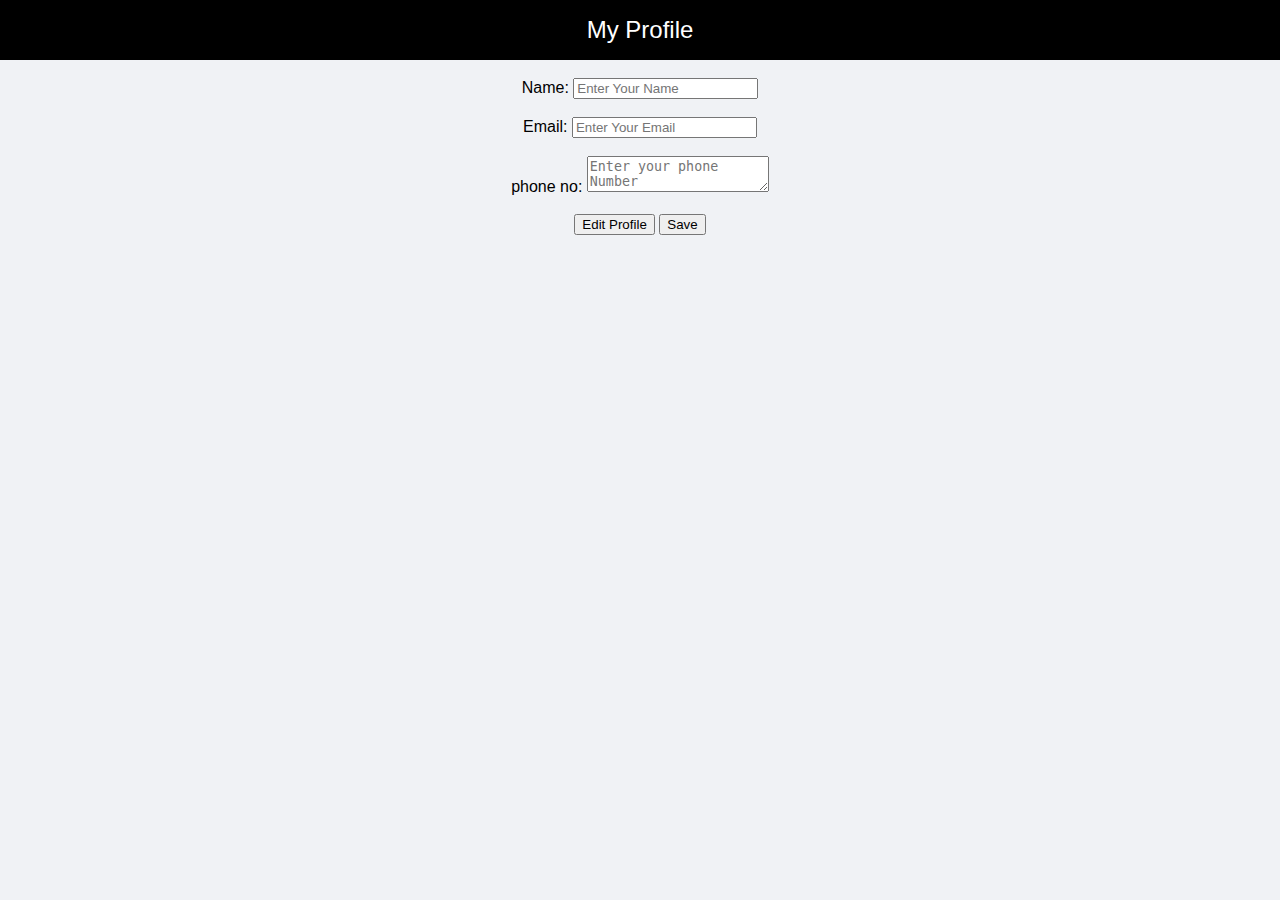
<file: profile.html>
<!DOCTYPE html>
<html lang="en">
<head>
  <meta charset="UTF-8">
  <meta name="viewport" content="width=device-width, initial-scale=1.0">
  <title>Mobique Profile</title>
  <style>
    body {
      font-family: Arial, sans-serif;
      margin: 0;
      padding: 0;
      background-color: #f0f2f5;
    }
    header {
      background-color: #000000;
      color: white;
      padding: 1rem;
      text-align: center;
      font-size: 1.5rem;
    }
    .profile-container {
      max-width: 400px;
      margin: 2rem auto;
      background-color: white;
      padding: 2rem;
      border-radius: 10px;
      box-shadow: 0 2px 8px rgba(0, 0, 0, 0.1);
      text-align: center;
    }
    .profile-container img {
      width: 120px;
      height: 120px;
      border-radius: 50%;
      object-fit: cover;
      margin-bottom: 1rem;
    }
    .profile-container h2 {
      margin-bottom: 0.5rem;
    }
    .profile-container p {
      color: #666;
      margin-bottom: 1rem;
    }
    .profile-container .btn {
      background-color: #2d2dff;
      color: white;
      padding: 0.5rem 1rem;
      border: none;
      border-radius: 5px;
      cursor: pointer;
    }
    .profile-container .btn:hover {
      background-color: #1a1abf;
    }
  </style>
</head>
<body>
  <header>My Profile</header>
  <section>
    <br>
    <center>
        <label for="name">Name:</label>
        <input type="text" placeholder="Enter Your Name" id="name" name="name" required><br><br>
        <label for="email">Email:</label>
        <input type="email" placeholder="Enter Your Email" id="email" name="email" required><br><br>
        <label for="phoneno">phone no:</label>
        <textarea id="message" placeholder="Enter your phone Number" name="phoneno" required></textarea><br><br>
        <button type="submit">Edit Profile</button>
        <button type="submit">Save</button>
    </form>
</center>
</section>

  <script>
    function editProfile() {
      alert("Edit profile functionality coming soon!");
    }
  </script>
</body>
</html>
</file>
<file: styles.css>
* {
    box-sizing: border-box;
    margin: 0;
    padding: 0;
  }
  
  body {
    font-family: 'Segoe UI', sans-serif;
    background-color: #fff;
    color: #333;
  }
  
  header {
    background-color: #ff4b23;
    color: white;
    padding: 15px 20px;
    display: flex;
    flex-direction: column;
    align-items: center;
  }
  
  .header-container {
    display: flex;
    align-items: left;
  }

/* Logo Container Styles */
.logo-container {
  display: flex;
  align-items: center; /* Center items horizontally */
  justify-content: center; /* Center items vertically */
  margin: 10px 0;
}

/* Logo Image Styles */
.logo-image {
  max-width: 69px; /* Adjust the size of the main logo */
  height: auto; /* Maintain aspect ratio */
  margin-bottom: 10px; /* Add spacing between the logo and text */
  display: block; /* Ensure the image is treated as a block element */
}

.logo-text-image {
  max-width: 300px; /* Adjust the size of the logo text */
  height: auto; /* Maintain aspect ratio */
  display: block; /* Ensure the image is treated as a block element */
  margin-top: 10px; /* Add spacing between the images */
}

/* Features Section */
.features {
  display: grid;
  grid-template-columns: repeat(auto-fit, minmax(200px, 1fr));
  gap: 20px;
  padding: 20px;
  margin: 20px auto;
  max-width: 1200px;
  background-color: #ffffff;
  border-radius: 10px;
  box-shadow: 0 4px 8px rgba(0, 0, 0, 0.1);
}

.feature {
  text-align: center;
  padding: 20px;
  background-color: #f9f9f9;
  border-radius: 10px;
  box-shadow: 0 2px 4px rgba(0, 0, 0, 0.1);
  transition: transform 0.3s ease, box-shadow 0.3s ease;
}

.feature:hover {
  transform: translateY(-5px);
  box-shadow: 0 4px 8px rgba(0, 0, 0, 0.2);
}

.feature i {
  font-size: 3.5rem;
  color: #ff4b23;
  margin-bottom: 10px;
}

.feature-title {
  font-size: 1.2rem;
  font-weight: bold;
  margin-bottom: 5px;
  color: #333;
}

.feature-desc {
  font-size: 1rem;
  color: #555;
  line-height: 1.5;
}
.go-to-cart-btn {
  background-color: #28a745;
  color: white;
  border: none;
  padding: 10px 15px;
  border-radius: 5px;
  cursor: pointer;
  font-size: 1rem;
  margin: 10px auto; /* Center horizontally */
  display: block; /* Ensure it behaves as a block element */
  transition: background-color 0.3s ease;
}

.go-to-cart-btn:hover {
  background-color: #218838;
}

  /* Header Content Section */
.header-content {
  display: flex;
  align-items: center;
  justify-content: space-between;
  padding: 20px;
  background-color: #f9f9f9; /* Light background for contrast */
  border-radius: 10px;
  margin: 20px auto;
  max-width: 1200px;
  box-shadow: 0 4px 8px rgba(0, 0, 0, 0.1); /* Subtle shadow for depth */
}

/* Image Container */
.image-container {
  flex: 1;
  text-align: center;
}

.image-container img.logo {
  max-width: 100%;
  height: auto;
  border-radius: 10px; /* Optional: Rounded corners for the image */
}

/* Content Details */
.content-details {
  flex: 1;
  padding: 20px;
}

.content-details h2 {
  font-size: 2rem;
  color: #333; /* Dark text for readability */
  margin-bottom: 15px;
}

.content-details p {
  font-size: 1rem;
  color: #555; /* Subtle gray for paragraph text */
  line-height: 1.6;
  margin-bottom: 20px;
}

.content-details .btn {
  display: inline-block;
  padding: 10px 20px;
  background-color: #ff4b23; /* Vibrant button color */
  color: white;
  text-decoration: none;
  font-weight: bold;
  border-radius: 5px;
  transition: background-color 0.3s ease;
}

.content-details .btn:hover {
  background-color: #d43f1a; /* Darker shade on hover */
}
  .logo-text {
    font-size: 2rem;
    font-weight: bold;
    text-align: center;
    flex: 1;
  }
  
  header input#searchBar {
    padding: 8px;
    border: none;
    border-radius: 5px;
    width: 250px;
  }
  
  .nav-links-container {
    margin-top: 15px;
    width: 100%;
    max-width: 1200px;
  }
  
  .nav-links {
    display: flex;
    justify-content: space-around;
    flex-wrap: wrap;
  }
  
  .nav-links a {
    color: white;
    text-decoration: none;
    margin: 5px 10px;
    font-size: 1rem;
    transition: color 0.3s;
  }
  
  .nav-links a:hover {
    color: #ffeff4;
  }

  .offers {
    background-color: #ffeff4;
    padding: 10px;
    text-align: center;
    font-weight: bold;
    color: #ff7631 0;
  }
  
  .main-content {
    display: flex;
    padding: 20px;
  }
  
  .filters {
    width: 200px;
    padding-right: 20px;
  }
  
  .products {
    display: grid;
    grid-template-columns: repeat(auto-fit, minmax(220px, 1fr));
    gap: 20px;
    flex: 1;
  }
  
  .product-card {
    border: 1px solid #eee;
    border-radius: 10px;
    padding: 15px;
    background-color: #fff;
    text-align: center;
    transition: transform 0.2s;
  }
  
  .product-card:hover {
    transform: translateY(-5px);
    box-shadow: 0 4px 8px rgba(0,0,0,0.1);
  }
  
  .product-card img {
    width: 100%;
    height: 180px;
    object-fit: cover;
    border-radius: 5px;
  }
  
  .product-name {
    font-weight: bold;
    margin-top: 10px;
  }
  
  .price {
    color: #ff7631 0;
    font-weight: bold;
  }
  
  button {
    background-color: #ff4b23;
    border: none;
    margin-top: 10px;
    padding: 10px 12px;
    border-radius: 8px;
    cursor: pointer;
    transition: 0.2s;
  }
  
  button:hover {
    background-color: #ff4b23;
  }

  /* Search Bar Styles */
.search-container {
  display: flex;
  justify-content: flex-end;
  align-items: center;
  margin: 10px 20px;
}

#search-bar {
  width: 300px;
  padding: 10px;
  border: 1px solid #ddd;
  border-radius: 5px;
  font-size: 1rem;
  transition: box-shadow 0.3s ease;
}

#search-bar:focus {
  outline: none;
  box-shadow: 0 0 5px rgba(0, 123, 255, 0.5); /* Add a blue glow on focus */
}

.search-container button {
  margin-left: 10px;
  padding: 10px 15px;
  background-color: #2874f0;
  color: white;
  border: none;
  border-radius: 5px;
  font-size: 1rem;
  cursor: pointer;
  transition: background-color 0.3s ease;
}

.search-container button:hover {
  background-color: #1a5bb8;
}

  .centered-section {
    text-align: center;
    margin: 90px auto;
    max-width: 800px;
  }
  
  .centered-section h2 {
    font-size: 2rem;
    margin-bottom: 20px;
  }
  
  .centered-section p,
  .centered-section form {
    font-size: 1rem;
    line-height: 1.5;
  }
  
  .centered-section form input,
  .centered-section form textarea,
  .centered-section form button {
    display: block;
    width: 100%;
    margin: 10px 0;
    padding: 10px;
    font-size: 1rem;
  }
  
  footer {
    background-color: #ff4b23;
    text-align: center;
    padding: 15px;
    margin-top: 90px;
    color: white;
  }
  .footer-links a {
    color: white;
    text-decoration: none;
    margin: 0 10px;
    font-size: 1rem; 
    transition: color 0.3s; 
}

  .social-link {
    color: white;
    font-size: 1.5rem;
    margin: 0 10px;
    transition: color 0.3s;
  }

.footer-links a:hover {
    color: #ffeff4; 
}
  .delay-3 {
    animation-delay: 0.3s;
  }
</file>
